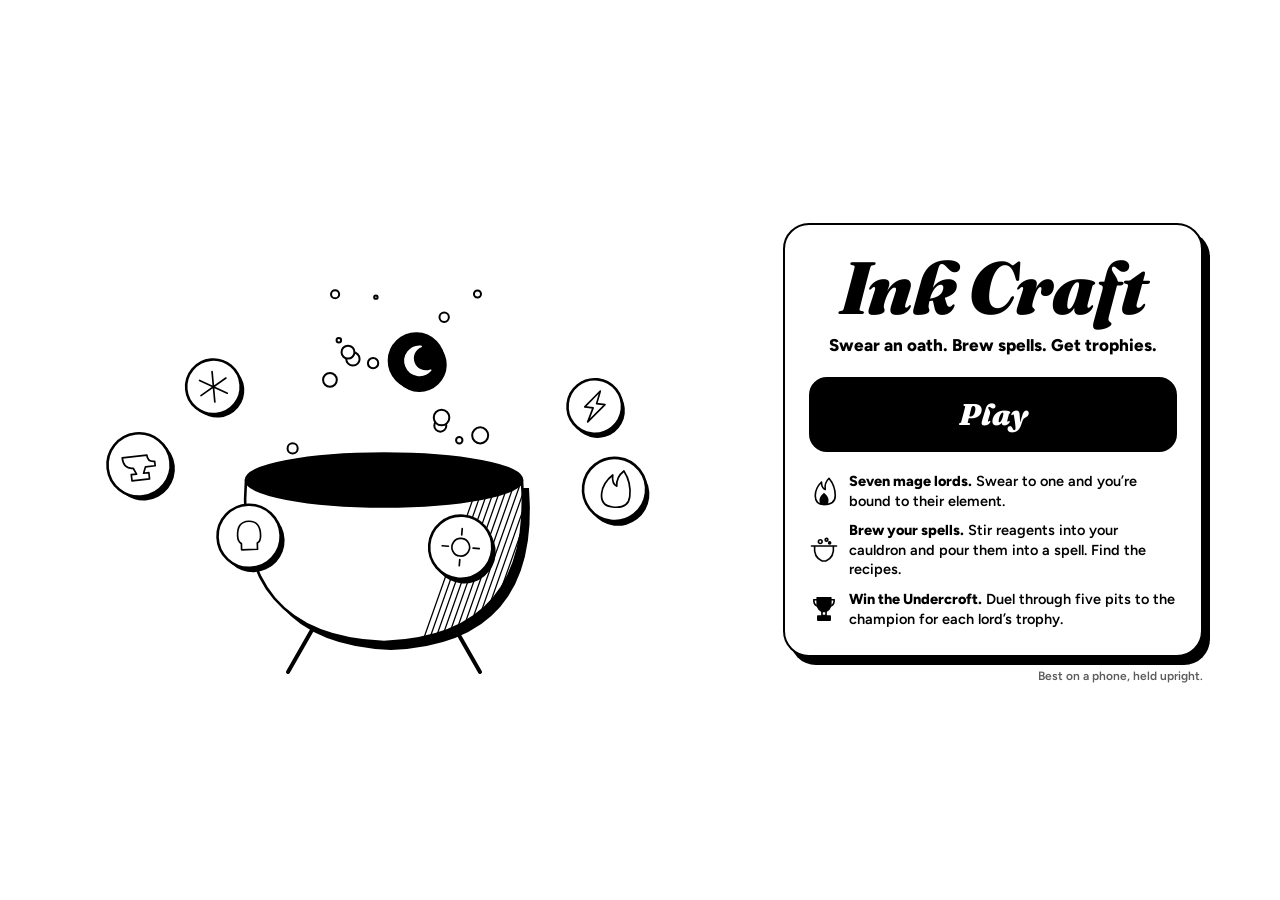
<file: index.html>
<!doctype html>
<html lang="en">
<head>
<meta charset="utf-8">
<meta name="viewport" content="width=device-width, initial-scale=1, viewport-fit=cover">
<title>Ink Craft: swear an oath, brew spells, get trophies</title>
<meta name="description" content="A minimal ink-drawn card game. Swear an oath to a mage lord, brew spells in your cauldron, and duel your way through the Undercroft.">
<meta name="theme-color" content="#ffffff">
<link rel="manifest" href="/manifest.webmanifest">
<link rel="icon" type="image/svg+xml" href="/icons/icon.svg">
<meta name="apple-mobile-web-app-capable" content="yes">
<meta name="mobile-web-app-capable" content="yes">
<meta name="apple-mobile-web-app-title" content="Ink Craft">
<meta property="og:type" content="website">
<meta property="og:site_name" content="Ink Craft">
<meta property="og:title" content="Ink Craft">
<meta property="og:description" content="Swear an oath. Brew spells. Get trophies.">
<link rel="preconnect" href="https://fonts.googleapis.com">
<link rel="preconnect" href="https://fonts.gstatic.com" crossorigin>
<link href="https://fonts.googleapis.com/css2?family=Fraunces:ital,opsz,wght@1,9..144,900&family=Figtree:wght@600;800&display=swap" rel="stylesheet">
<style>
:root{--paper:#fff;--ink:#000;--soft:#5c5c5c;--display:"Fraunces",Georgia,serif;--ui:"Figtree",system-ui,-apple-system,"Segoe UI",sans-serif;color-scheme:light;box-sizing:border-box}
@media (prefers-color-scheme:dark){:root:not([data-theme="light"]){--paper:#fff;--ink:#000;--soft:#5c5c5c}}
*,*::before,*::after{box-sizing:inherit}
html,body{margin:0;min-height:100%;background:var(--paper);color:var(--ink);font-family:var(--ui)}
canvas{position:fixed;inset:0;width:100%;height:100%;display:block;z-index:0}
main{position:relative;z-index:1;min-height:100vh;min-height:100dvh;display:grid;place-items:end center;align-content:end;padding:24px 16px calc(env(safe-area-inset-bottom,0px) + 18px)}
@media (min-aspect-ratio:1/1){main{place-items:center end;align-content:center;padding-right:6vw}}
.card{width:min(420px,100%);background:var(--paper);border:2.5px solid var(--ink);border-radius:26px;box-shadow:7px 8px 0 var(--ink);padding:28px 24px 22px;text-align:center;
  animation:in .8s cubic-bezier(.3,.7,.3,1) both .2s}
@keyframes in{0%{opacity:0;transform:translateY(60px) scale(.8,1.2)}55%{opacity:1;transform:translateY(-8px) scale(1.04,.96)}78%{transform:translateY(2px) scale(.99,1.01)}100%{transform:none}}
h1{font-family:var(--display);font-style:italic;font-weight:900;font-size:clamp(50px,14vw,74px);line-height:.95;margin:0;letter-spacing:-.01em}
.tag{font-weight:800;font-size:17px;margin:12px 0 22px}
.play{display:block;width:100%;background:var(--ink);color:var(--paper);text-decoration:none;border-radius:18px;padding:17px 20px;font-family:var(--display);font-style:italic;font-weight:900;font-size:30px;
  border:2.5px solid var(--ink);transition:transform .22s cubic-bezier(.34,1.56,.64,1)}
.play:hover{transform:translateY(-2px)}
.play:active{transform:scale(1.04,.9)}
.play:focus-visible{outline:3px solid var(--ink);outline-offset:4px}
.feats{list-style:none;padding:0;margin:20px 0 4px;display:grid;gap:10px;text-align:left}
.feats li{display:grid;grid-template-columns:30px 1fr;gap:10px;align-items:center;font-weight:600;font-size:14.5px;line-height:1.35}
.feats svg{width:30px;height:30px}
.feats b{font-weight:800}
footer{margin-top:12px;font-size:12px;font-weight:600;color:var(--soft)}
@media (prefers-reduced-motion:reduce){.card{animation:none}}
</style>
</head>
<body>
<canvas id="c" aria-hidden="true"></canvas>
<main>
  <div class="card">
    <h1>Ink Craft</h1>
    <p class="tag">Swear an oath. Brew spells. Get trophies.</p>
    <a class="play" href="/play/">Play</a>
    <ul class="feats">
      <li><svg viewBox="0 0 48 48" aria-hidden="true"><g fill="#fff" stroke="#000" stroke-width="2.6" stroke-linejoin="round" stroke-linecap="round"><path d="M24 44q-14 0-14-14q0-12 10-22q0 10 6 12q-2-10 6-18q10 12 10 28q0 14-18 14z"/><path d="M24 44q-6 0-6-7q0-5 6-10q6 5 6 10q0 7-6 7z" fill="#000"/></g></svg><span><b>Seven mage lords.</b> Swear to one and you’re bound to their element.</span></li>
      <li><svg viewBox="0 0 48 48" aria-hidden="true"><g fill="#fff" stroke="#000" stroke-width="2.6" stroke-linejoin="round" stroke-linecap="round"><path d="M4 16h40M9 16q-2 18 12 24h6q14-6 12-24"/><circle cx="18" cy="9" r="3"/><circle cx="28" cy="6" r="2.2"/><circle cx="33" cy="11" r="1.6" fill="#000"/></g></svg><span><b>Brew your spells.</b> Stir reagents into your cauldron and pour them into a spell. Find the recipes.</span></li>
      <li><svg viewBox="0 0 40 44" aria-hidden="true"><g stroke="#000" stroke-width="2.4" stroke-linejoin="round" stroke-linecap="round"><path d="M10 7H5c0 6 3 9 6.5 9.5M30 7h5c0 6-3 9-6.5 9.5" fill="none"/><path d="M10 4h20v9c0 7-4.5 11-10 11S10 20 10 13z" fill="#000"/><path d="M17 24h6v6h-6z" fill="#fff"/><path d="M11 31h18v6H11z" fill="#000"/></g></svg><span><b>Win the Undercroft.</b> Duel through five pits to the champion for each lord’s trophy.</span></li>
    </ul>
  </div>
  <footer>Best on a phone, held upright.</footer>
</main>
<script>
if('serviceWorker' in navigator&&location.protocol==='https:') navigator.serviceWorker.register('/sw.js').catch(()=>{});
/* ---------- an ink cauldron bubbling, with the seven lords' sigils circling above it ---------- */
(()=>{
  const cv=document.getElementById('c'), ctx=cv.getContext('2d');
  const still=matchMedia('(prefers-reduced-motion: reduce)').matches;
  let W=0,H=0,D=1;
  function resize(){ D=Math.min(2,devicePixelRatio||1); W=innerWidth; H=innerHeight; cv.width=W*D; cv.height=H*D; }
  addEventListener('resize',resize); resize();
  const SIG=[
    'M24 44q-14 0-14-14q0-12 10-22q0 10 6 12q-2-10 6-18q10 12 10 28q0 14-18 14z',
    'M24 14a10 10 0 1 0 0.01 0zM24 3v7M24 38v7M3 24h7M38 24h7',
    'M11 23q0-16 13-16t13 16q0 7-4 9v7H15v-7q-4-2-4-9z',
    'M6 14h28q0 8 8 8v5H31l-3 7h6v7H14v-7h6l-3-7Q6 27 6 14z',
    'M24 4v40M6.7 14l34.6 20M41.3 14L6.7 34',
    'M30 5a19 19 0 1 0 13 31A16 16 0 1 1 30 5z',
    'M29 3L11 26h11l-5 19 20-25H26z'].map(d=>new Path2D(d));
  const bubbles=Array.from({length:14},(_,i)=>({x:Math.random(),t:Math.random()*4,r:3+Math.random()*7}));
  function pot(cx,cy,R,s){
    ctx.lineJoin='round'; ctx.lineCap='round';
    const body=()=>{ ctx.beginPath(); ctx.moveTo(cx-R*1.15,cy-R*.35); ctx.quadraticCurveTo(cx-R*1.25,cy+R*.95,cx,cy+R); ctx.quadraticCurveTo(cx+R*1.25,cy+R*.95,cx+R*1.15,cy-R*.35); ctx.closePath(); };
    ctx.save(); ctx.translate(7,8); body(); ctx.fillStyle='#000'; ctx.fill(); ctx.restore();
    body(); ctx.fillStyle='#fff'; ctx.fill(); ctx.lineWidth=2.6; ctx.strokeStyle='#000'; ctx.stroke();
    // hatching on the shadow side
    ctx.save(); body(); ctx.clip(); ctx.lineWidth=1.3; ctx.beginPath();
    for(let x=cx+R*.25;x<cx+R*1.5;x+=6){ ctx.moveTo(x,cy+R*1.2); ctx.lineTo(x+R*.6,cy-R*.5); } ctx.stroke(); ctx.restore();
    // the brew's surface
    ctx.beginPath(); ctx.ellipse(cx,cy-R*.35,R*1.15,R*.22,0,0,Math.PI*2); ctx.fillStyle='#000'; ctx.fill(); ctx.lineWidth=2.6; ctx.stroke();
    // legs
    ctx.lineWidth=4; ctx.beginPath(); ctx.moveTo(cx-R*.6,cy+R*.9); ctx.lineTo(cx-R*.8,cy+R*1.25); ctx.moveTo(cx+R*.6,cy+R*.9); ctx.lineTo(cx+R*.8,cy+R*1.25); ctx.stroke();
    // bubbles rising
    bubbles.forEach(b=>{ const u=((s*.35+b.t)%4)/4, x=cx+(b.x-.5)*R*1.6+Math.sin(u*6+b.t)*6, y=cy-R*.4-u*R*1.6, r=b.r*(1-u*.5);
      if(u<.95){ ctx.beginPath(); ctx.arc(x,y,r,0,Math.PI*2); ctx.fillStyle='#fff'; ctx.fill(); ctx.lineWidth=2; ctx.stroke(); } });
  }
  function sigil(i,x,y,sc,rot){
    ctx.save(); ctx.translate(x,y); ctx.rotate(rot); ctx.scale(sc,sc); ctx.translate(-24,-24);
    ctx.beginPath(); ctx.arc(24+3,24+3.5,25,0,Math.PI*2); ctx.fillStyle='#000'; ctx.fill();
    ctx.beginPath(); ctx.arc(24,24,25,0,Math.PI*2); ctx.fillStyle=i===5?'#000':'#fff'; ctx.fill(); ctx.lineWidth=2.6/sc; ctx.strokeStyle='#000'; ctx.stroke();
    ctx.fillStyle='#fff'; ctx.lineWidth=2.4/sc; ctx.lineJoin='round'; ctx.lineCap='round';
    ctx.save(); ctx.translate(24,24); ctx.scale(.7,.7); ctx.translate(-24,-24); ctx.fill(SIG[i]); ctx.strokeStyle=i===5?'#fff':'#000'; ctx.stroke(SIG[i]); ctx.restore();
    ctx.restore();
  }
  function frame(t){
    const s=t/1000;
    ctx.setTransform(D,0,0,D,0,0); ctx.clearRect(0,0,W,H);
    const land=W>H, cx=land?W*.3:W/2, cy=land?H*.58:H*.3, R=Math.min(land?H*.18:W*.2,120);
    for(let i=0;i<7;i++){
      const a=(i/7)*Math.PI*2+s*(still?0:.25), rx=R*2.05, ry=R*.8;
      const x=cx+Math.cos(a)*rx, y=cy-R*.55+Math.sin(a)*ry;
      if(Math.sin(a)<0) sigil(i,x,y,R/110,Math.sin(s+i)*.12);
    }
    pot(cx,cy,R,still?0:s);
    for(let i=0;i<7;i++){
      const a=(i/7)*Math.PI*2+s*(still?0:.25), rx=R*2.05, ry=R*.8;
      const x=cx+Math.cos(a)*rx, y=cy-R*.55+Math.sin(a)*ry;
      if(Math.sin(a)>=0) sigil(i,x,y,R/95,Math.sin(s+i)*.12);
    }
    if(!still) requestAnimationFrame(frame);
  }
  requestAnimationFrame(frame);
})();
</script>
</body>
</html>
</file>
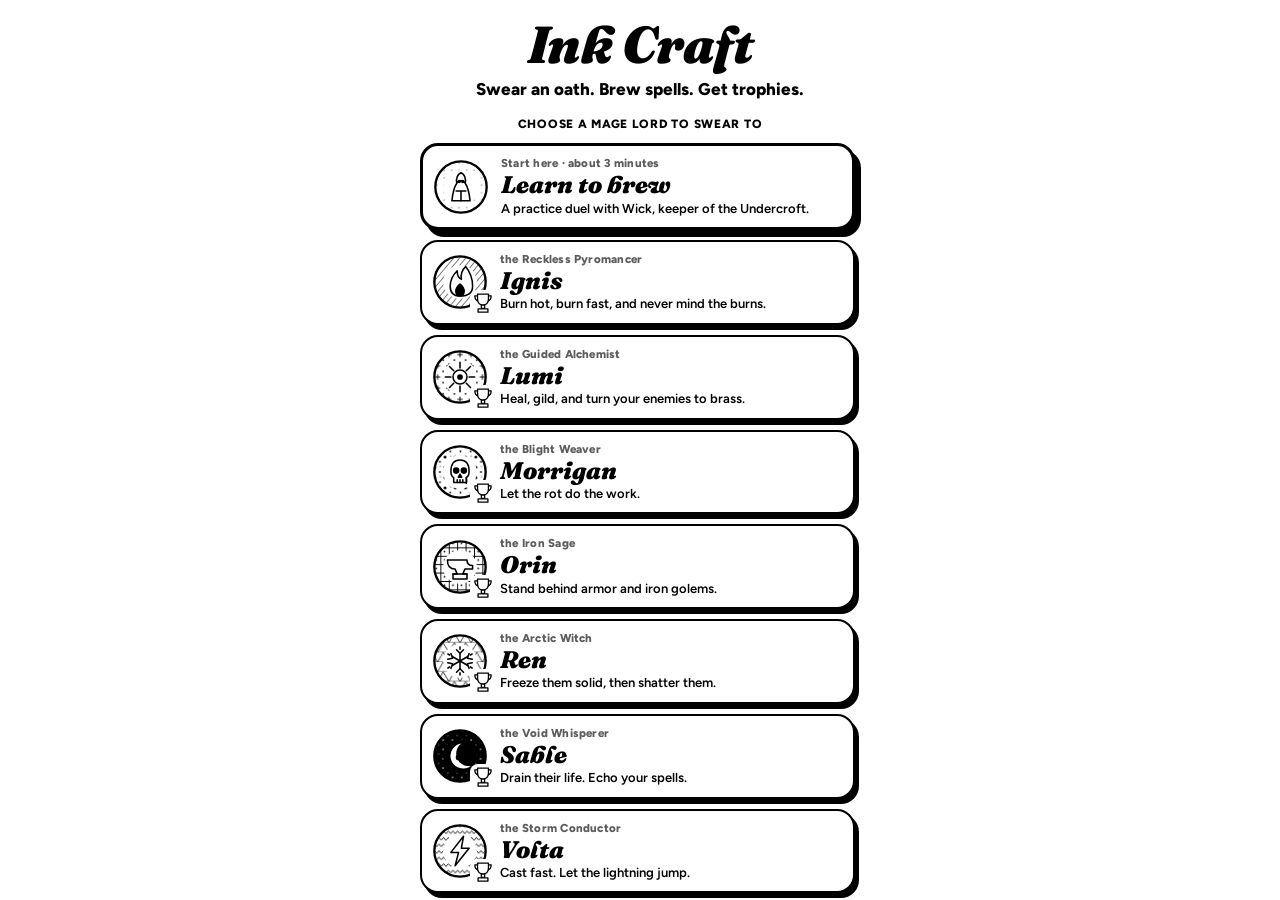
<file: play/index.html>
<!DOCTYPE html>
<html lang="en">
<head>
<meta charset="utf-8">
<meta name="viewport" content="width=device-width, initial-scale=1, viewport-fit=cover">
<title>Ink Craft: swear an oath, brew spells, get trophies</title>
<meta name="theme-color" content="#ffffff">
<meta name="description" content="Swear an oath. Brew spells. Get trophies.">
<link rel="manifest" href="/manifest.webmanifest">
<link rel="icon" type="image/svg+xml" href="/icons/icon.svg">
<meta name="apple-mobile-web-app-capable" content="yes">
<meta name="mobile-web-app-capable" content="yes">
<meta name="apple-mobile-web-app-title" content="Ink Craft">
<meta name="apple-mobile-web-app-status-bar-style" content="default">
<link rel="preconnect" href="https://fonts.googleapis.com">
<link rel="preconnect" href="https://fonts.gstatic.com" crossorigin>
<link href="https://fonts.googleapis.com/css2?family=Fraunces:ital,opsz,wght@0,9..144,800;0,9..144,900;1,9..144,900&family=Figtree:wght@500;600;700;800&display=swap" rel="stylesheet">
<link rel="stylesheet" href="styles.css">
</head>
<body>

<section id="title" class="screen on">
  <div class="home">
    <h1 class="logo">Ink Craft</h1>
    <p class="tag">Swear an oath. Brew spells. Get trophies.</p>
    <p class="kick">Choose a mage lord to swear to</p>
    <div class="events" id="lords"></div>
    <p class="homestats" id="homeStats"></p>
    <div class="foot-note">Best on a phone, held upright.</div>
    <div class="ver" id="ver"></div>
  </div>
</section>

<section id="intro" class="screen">
  <div class="panel" id="introPanel"></div>
</section>

<section id="duel" class="screen">
  <div class="side foe">
    <div class="mage" id="m1" data-r="m1"></div>
    <div class="row2">
      <div class="ink small" id="ink1"></div>
      <button class="caul small" id="c1" type="button" aria-label="Their cauldron"></button>
    </div>
  </div>
  <div class="arena">
    <div class="lane" id="b1"></div>
    <div class="mid" id="mid">
      <span class="turn" id="turnTag"></span>
      <span class="log" id="log"></span>
      <button id="pause" type="button" aria-label="Pause">
        <svg viewBox="0 0 32 32" aria-hidden="true"><rect x="9" y="8" width="5" height="16" rx="1.5" fill="currentColor"/><rect x="18" y="8" width="5" height="16" rx="1.5" fill="currentColor"/></svg>
      </button>
    </div>
    <div class="lane" id="b0"></div>
  </div>
  <div class="side me">
    <div class="row1">
      <div class="mage" id="m0" data-r="m0"></div>
      <div class="ink" id="ink0"></div>
    </div>
    <div class="row2">
      <button class="caul" id="c0" type="button" aria-label="Your cauldron"></button>
      <button class="pow" id="pow" type="button"></button>
      <button class="btn" id="endBtn" type="button">End turn</button>
    </div>
    <div class="info" id="info"></div>
  </div>
  <div class="hand" id="hand"></div>
  <div class="reveal" id="reveal"></div>
  <div class="banner" id="banner"></div>
</section>

<section id="spoils" class="screen">
  <div class="shophead"><h2>Spoils</h2><button class="linkbtn" id="spoilSatchel">Your satchel</button></div>
  <p class="sub" id="spoilNote"></p>
  <div class="spoils" id="spoilList"></div>
  <div class="shopbtns">
    <button class="btn ghost" id="leaveSpoils">Leave them</button>
    <button class="btn" id="takeBtn">Pick a card</button>
  </div>
</section>

<div class="tip" id="tip" role="status"></div>
<div class="coach" id="coach" role="status" aria-live="polite"></div>
<div class="veil" id="veil"><div class="panel" id="sheet"></div></div>

<!-- Order matters: each script can only use what the scripts above it define while loading. main.js is always last. -->
<script src="js/config.js"></script>
<script src="js/engine.js"></script>
<script src="js/art.js"></script>
<script src="js/ui.js"></script>
<script src="js/duel.js"></script>
<script src="js/screens.js"></script>
<script src="js/coach.js"></script>
<script src="js/main.js"></script>
</body>
</html>
</file>
<file: play/styles.css>
/* Ink Craft. Paper-and-ink look shared with the other Ink games: white paper, black ink, no other colors.
   The seven elements are told apart by their ink patterns (see art.js), never by color. */
:root{
  --paper:#ffffff; --ink:#000000; --soft:#5c5c5c;
  --display:"Fraunces", Georgia, "Times New Roman", serif;
  --ui:"Figtree", system-ui, -apple-system, "Segoe UI", sans-serif;
  --spring:cubic-bezier(.34,1.56,.64,1); --settle:cubic-bezier(.3,.7,.3,1);
  --cw:70px; --fw:80px; --overlap:0px;
  color-scheme:light; box-sizing:border-box;
}
@media (prefers-color-scheme: dark){ :root:not([data-theme="light"]){ --paper:#ffffff; --ink:#000000; --soft:#5c5c5c; } }
:root[data-theme="dark"]{ --paper:#ffffff; --ink:#000000; --soft:#5c5c5c; }
*,*::before,*::after{ box-sizing:inherit; }
html{ height:100%; }
html,body{ margin:0; height:100%; background:var(--paper); color:var(--ink); font-family:var(--ui); overflow:hidden; overscroll-behavior:none;
  -webkit-user-select:none; user-select:none; -webkit-touch-callout:none; -webkit-tap-highlight-color:transparent; }
button{ appearance:none; font:inherit; color:inherit; background:none; border:0; padding:0; cursor:pointer; }
.hidden{ display:none !important; }

@keyframes bump{0%{transform:scale(1)}30%{transform:scale(1.3,.78)}55%{transform:scale(.9,1.14)}78%{transform:scale(1.04,.97)}100%{transform:scale(1)}}
@keyframes cardIn{0%{transform:translateY(60vh) scale(.7,1.3)}55%{transform:translateY(-10px) scale(1.06,.94)}75%{transform:translateY(3px) scale(.98,1.02)}100%{transform:none}}
@keyframes pickIn{0%{opacity:0;transform:translateY(24px) scale(.9,1.12)}60%{opacity:1;transform:translateY(-3px) scale(1.03,.97)}100%{opacity:1;transform:none}}
@keyframes rowIn{0%{opacity:0;transform:translateX(-18px)}70%{opacity:1;transform:translateX(3px)}100%{opacity:1;transform:none}}
@keyframes trophyIn{0%{opacity:0;transform:translateY(-120px) scale(.7,1.3)}45%{opacity:1;transform:translateY(0) scale(1.25,.72)}62%{transform:translateY(-14px) scale(.9,1.12)}78%{transform:translateY(0) scale(1.06,.95)}100%{transform:none}}
@keyframes drawIn{0%{opacity:0;transform:translateY(90px) rotate(0) scale(.7,1.3)}60%{opacity:1;transform:translateY(calc(var(--dy) - 8px)) rotate(var(--rot)) scale(1.05,.95)}100%{opacity:1;transform:translateY(var(--dy)) rotate(var(--rot))}}
@keyframes famIn{0%{opacity:0;transform:translateY(-30px) scale(.6,1.4)}55%{opacity:1;transform:translateY(4px) scale(1.12,.88)}80%{transform:translateY(-1px) scale(.97,1.03)}100%{opacity:1;transform:none}}
@keyframes aim{0%,100%{outline-offset:4px}50%{outline-offset:8px}}
@keyframes glow{0%,70%,100%{transform:scale(1)}78%{transform:scale(1.08,.9)}88%{transform:scale(.97,1.04)}}
@keyframes zz{0%{opacity:0;transform:translate(0,4px)}40%{opacity:1}100%{opacity:0;transform:translate(6px,-10px)}}

.screen{ position:absolute; inset:0; display:none; flex-direction:column; max-width:480px; margin:0 auto;
  padding:calc(env(safe-area-inset-top,0px) + 12px) 16px calc(env(safe-area-inset-bottom,0px) + 12px); }
.screen.on{ display:flex; }

/* ---------- shared pieces from the other Ink games ---------- */
.panel{ background:var(--paper); border:2.5px solid var(--ink); border-radius:24px; box-shadow:7px 8px 0 var(--ink);
  padding:22px 18px 18px; width:min(440px,100%); text-align:center; animation:cardIn .6s var(--settle); }
.panel h2{ font-family:var(--display); font-weight:900; font-style:italic; font-size:32px; line-height:1.05; margin:0; text-wrap:balance; }
.panel p{ margin:6px 0 16px; font-weight:700; color:var(--soft); line-height:1.4; }
.logo{ font-family:var(--display); font-style:italic; font-weight:900; font-size:52px; line-height:.95; letter-spacing:-.01em; margin:0 0 4px; }
.tag{ font-weight:800; font-size:17px; margin:10px 0 4px; }
.big{ font-family:var(--display); font-weight:900; font-size:46px; line-height:1; margin:4px 0 2px; font-variant-numeric:tabular-nums; }
.btn{ appearance:none; border:2.5px solid var(--ink); background:var(--ink); color:var(--paper); border-radius:14px; padding:13px 22px;
  font-family:var(--ui); font-weight:800; font-size:16px; cursor:pointer; width:100%; line-height:1.1; transition:transform .2s var(--spring); }
.btn:active{ transform:scale(1.04,.9); }
.btn.ghost{ background:var(--paper); color:var(--ink); }
.btn:disabled{ opacity:.3; cursor:default; transform:none; }
.btn:focus-visible,.event:focus-visible,.linkbtn:focus-visible,.card:focus-visible,.fam:focus-visible,.pow:focus-visible,.caul:focus-visible,.spoil:focus-visible{ outline:3px solid var(--ink); outline-offset:3px; }
.linkbtn{ appearance:none; border:0; background:none; padding:2px 4px; font:inherit; font-weight:800; color:var(--ink); text-decoration:underline; text-underline-offset:3px; cursor:pointer; }
.how{ text-align:left; font-size:13px; font-weight:600; border:1.5px dashed var(--ink); border-radius:12px; padding:10px 12px; margin:0 0 14px; line-height:1.45; }
.how p{ margin:0 0 8px !important; color:var(--ink) !important; font-weight:600 !important; }
.how p:last-child{ margin:0 !important; }
.sub{ font-size:13px; font-weight:700; color:var(--soft); line-height:1.25; }
.evn{ font-size:12px !important; font-weight:800 !important; color:var(--ink) !important; margin:0 0 4px !important; letter-spacing:.02em; }
.resnote{ font-size:12px !important; font-weight:600 !important; color:var(--soft); margin:-4px 0 10px !important; line-height:1.4; }
.panel > .btn + .btn{ margin-top:8px; }
.panel > .linkbtn{ display:inline-block; margin-top:12px; font-size:13px; }
.panel .yield{ color:var(--soft); }
.board{ border:2px solid var(--ink); border-radius:14px; overflow:hidden; margin:0 0 16px; text-align:left; }
.board .row{ display:grid; grid-template-columns:1fr auto; align-items:center; gap:10px; padding:9px 12px; border-top:1.5px solid var(--ink); animation:rowIn .45s var(--settle) both; }
.board .row:first-child{ border-top:0; }
.board .row.me{ background:var(--ink); color:var(--paper); }
.board .nm{ font-weight:800; font-size:14px; line-height:1.2; }
.board .nm small{ display:block; font-weight:600; font-size:12px; opacity:.75; margin-top:2px; }
.board b{ font-family:var(--display); font-weight:900; font-size:19px; text-align:right; }
.award{ display:grid; place-items:center; margin:4px 0 12px; }
.award .troph{ width:96px; height:106px; animation:trophyIn 1s var(--settle) both .2s; transform-origin:50% 100%; }
.award p{ margin:6px 0 0 !important; font-family:var(--display); font-style:italic; font-weight:900; font-size:22px; color:var(--ink) !important; }
.ver{ font-size:11.5px; font-weight:700; color:var(--soft); margin-top:6px; }
.foot-note{ font-size:12px; font-weight:600; color:var(--soft); margin-top:12px; }

/* ---------- home ---------- */
#title{ overflow:auto; }
.home{ width:min(440px,100%); margin:auto; text-align:center; padding:8px 0 4px; }
.kick{ font-size:12px; font-weight:800; letter-spacing:.06em; text-transform:uppercase; margin:18px 0 0; }
.events{ display:grid; gap:10px; margin:12px 0 14px; padding-right:5px; }
.event{ display:grid; grid-template-columns:auto 1fr; gap:12px; align-items:center; text-align:left; border:2.5px solid var(--ink); border-radius:18px; padding:10px 14px 10px 10px;
  background:var(--paper); box-shadow:4px 5px 0 var(--ink); animation:pickIn .55s var(--settle) both; transition:transform .2s var(--spring); }
.event:active{ transform:scale(1.03,.94); }
.tw-wrap{ position:relative; width:56px; height:56px; }
.tw-wrap .lp{ width:56px; height:56px; display:block; }
.tw-wrap .tro{ position:absolute; right:-8px; bottom:-8px; width:26px; height:28px; background:var(--paper); border-radius:8px; padding:2px; }
.tw-wrap .tro svg{ width:100%; height:100%; display:block; }
.ev{ display:grid; gap:2px; min-width:0; }
.ev b{ font-family:var(--display); font-style:italic; font-weight:900; font-size:24px; line-height:1.05; }
.ev i{ font-style:normal; font-size:11.5px; font-weight:800; color:var(--soft); letter-spacing:.02em; }
.ev span{ font-size:13px; font-weight:600; line-height:1.35; }
.ev .saved strong{ font-weight:800; }
.homestats{ font-size:12.5px; font-weight:700; line-height:1.8; margin:4px 0 0; }

/* ---------- oath and pit intro ---------- */
#intro{ justify-content:center; align-items:center; overflow:auto; }
#intro .panel{ margin:auto; }
.oathhead,.foecard{ display:grid; grid-template-columns:72px 1fr; gap:14px; align-items:center; text-align:left; margin:0 0 10px; }
.bigpor{ width:72px; height:72px; display:block; }
.elname{ display:inline-block; margin-top:6px; font-size:11.5px; font-weight:800; border:2px solid var(--ink); border-radius:999px; padding:3px 10px; }
.about{ text-align:left; color:var(--ink) !important; font-weight:600 !important; font-size:14px; }
.foecard h2{ font-size:27px; }
.foecard .sub{ margin-top:4px; }
.story{ font-weight:600 !important; font-size:14px; line-height:1.4; color:var(--ink) !important; margin:10px 0 14px !important; text-align:left; }
.prog{ display:flex; gap:7px; justify-content:center; align-items:center; margin:0 0 12px; }
.prog i{ width:12px; height:12px; border:2px solid var(--ink); border-radius:50%; }
.prog i.done{ background:var(--ink); }
.prog i.now{ background:var(--ink); transform:scale(1.35); }
.prog i.crown{ width:22px; height:14px; border:0; border-radius:0; display:grid; place-items:center; }
.prog i.crown svg{ width:22px; height:13px; color:var(--ink); }
.prog i.crown.now svg path,.prog i.crown.done svg path{ fill:var(--ink); }
.prog i.crown.now,.prog i.crown.done{ background:none; }
.nums{ display:grid; grid-template-columns:1fr 1fr; gap:8px; margin:4px 0 12px; }
.nums > div{ border:2px solid var(--ink); border-radius:14px; padding:8px 4px 6px; }
.nums small{ font-size:11.5px; font-weight:800; }
.lifeRow{ display:flex; align-items:center; gap:10px; text-align:left; font-size:12.5px; font-weight:700; margin:0 0 14px; line-height:1.35; }
.lifeRow.center{ justify-content:center; margin:6px 0 4px; }
.lives{ display:flex; gap:5px; flex:none; }
.lives i{ width:14px; height:14px; border:2px solid var(--ink); border-radius:50% 50% 50% 50% / 40% 40% 60% 60%; transform:rotate(180deg); }
.lives i.on{ background:var(--ink); }

/* ---------- the duel ---------- */
#duel{ gap:6px; padding-top:calc(env(safe-area-inset-top,0px) + 8px); padding-bottom:calc(env(safe-area-inset-bottom,0px) + 4px); }
.side{ position:relative; display:grid; gap:6px; flex:none; }
.mage{ position:relative; display:grid; grid-template-columns:44px 1fr auto; gap:9px; align-items:center; min-width:0; cursor:pointer; border-radius:14px; }
.mage .por{ width:44px; height:44px; display:block; border-radius:50%; transition:transform .25s var(--spring); }
.who{ min-width:0; }
.who b{ display:block; font-family:var(--display); font-style:italic; font-weight:900; font-size:19px; line-height:1.05; white-space:nowrap; overflow:hidden; text-overflow:ellipsis; }
.who small{ display:block; font-size:11px; font-weight:700; color:var(--soft); margin-top:2px; white-space:nowrap; overflow:hidden; text-overflow:ellipsis; }
.life{ display:flex; align-items:center; gap:6px; }
.hpn{ font-family:var(--display); font-weight:900; font-size:32px; line-height:1; min-width:1.3em; text-align:right; font-variant-numeric:tabular-nums; }
.arm{ position:relative; width:30px; height:32px; display:grid; place-items:center; }
.arm svg{ position:absolute; inset:0; width:100%; height:100%; }
.arm b{ position:relative; font-family:var(--display); font-weight:900; font-size:14px; margin-top:-2px; }
.blt{ display:grid; place-items:center; min-width:26px; height:26px; padding:0 4px; background:var(--ink); color:var(--paper); font-family:var(--display); font-weight:900; font-size:14px;
  border-radius:50% 50% 50% 50% / 40% 40% 60% 60%; }
.row1{ display:grid; grid-template-columns:1fr auto; gap:8px; align-items:center; }
.foe .row2{ display:flex; justify-content:space-between; align-items:center; gap:8px; }
.me .row2{ display:grid; grid-template-columns:1fr auto auto; gap:8px; align-items:stretch; }

.ink{ display:flex; align-items:center; gap:6px; }
.pips{ display:flex; gap:3px; flex-wrap:wrap; max-width:140px; }
.pips i{ width:11px; height:11px; border:2px solid var(--ink); border-radius:50%; }
.pips i.on{ background:var(--ink); }
.ink b{ font-family:var(--display); font-weight:900; font-size:17px; font-variant-numeric:tabular-nums; }
.ink b small{ font-size:12px; color:var(--soft); }
.ink .lb{ font-size:11px; font-weight:800; }
.ink.small .pips i{ width:8px; height:8px; border-width:1.5px; }
.ink.small b{ font-size:13px; }

.caul{ position:relative; display:flex; flex-direction:column; align-items:flex-start; justify-content:center; gap:4px; border:2.5px solid var(--ink); border-radius:14px;
  padding:6px 9px; background:var(--paper); box-shadow:3px 4px 0 var(--ink); min-width:0; text-align:left; }
.caul .slots{ display:flex; gap:6px; }
.rg{ width:34px; height:34px; border:2px dashed var(--ink); border-radius:50%; display:grid; place-items:center; background:var(--paper); }
.rg.full{ border-style:solid; }
.rg svg{ width:25px; height:25px; display:block; }
.caul.ready .rg.full{ background:var(--ink); }
.caul.ready .rg.full svg{ filter:invert(1); }
.ch{ font-size:11px; font-weight:700; color:var(--soft); white-space:nowrap; overflow:hidden; text-overflow:ellipsis; max-width:100%; line-height:1.2; }
.ch b{ color:var(--ink); font-weight:800; }
.caul.small{ border:0; box-shadow:none; padding:0; background:none; flex-direction:row; }
.caul.small .slots{ gap:4px; }
.caul.small .rg{ width:26px; height:26px; border-width:1.5px; }
.caul.small .rg svg{ width:18px; height:18px; }
.pow{ position:relative; width:66px; display:flex; flex-direction:column; align-items:center; justify-content:center; gap:3px; border:2.5px solid var(--ink); border-radius:14px;
  background:var(--paper); padding:5px 4px 4px; transition:transform .2s var(--spring); }
.pow.ok{ box-shadow:3px 4px 0 var(--ink); }
.pow:not(.ok){ opacity:.45; }
.pow.used{ border-style:dashed; }
.pow.pick{ transform:translateY(-4px); box-shadow:4px 7px 0 var(--ink); }
.pow .pp{ width:32px; height:32px; display:block; }
.pow b{ font-size:11.5px; font-weight:800; line-height:1; }
.pow .cost,.card .cost,.bigcard .cost{ position:absolute; display:grid; place-items:center; border-radius:50%; background:var(--ink); color:var(--paper); border:2px solid var(--ink);
  font-family:var(--display); font-style:normal; font-weight:900; line-height:1; z-index:2; }
.pow .cost{ top:-9px; left:-9px; width:24px; height:24px; font-size:14px; }
#endBtn{ width:auto; padding:10px 14px; font-size:15px; }
#endBtn.glow{ animation:glow 1.8s ease-in-out infinite; }

.arena{ flex:1; min-height:0; display:flex; flex-direction:column; justify-content:center; gap:10px; }
.lane{ display:flex; gap:8px; justify-content:center; align-items:center; height:calc(var(--fw) * 1.2 + 10px); border:0; border-radius:0; overflow:visible; margin:0; }
.lane .slot{ width:var(--fw); height:calc(var(--fw) * 1.18); border:2px dashed var(--ink); border-radius:14px; opacity:.16; flex:none; }
.fam{ position:relative; flex:none; width:var(--fw); height:calc(var(--fw) * 1.18); background:var(--paper); border:2.5px solid var(--ink); border-radius:14px;
  box-shadow:3px 4px 0 var(--ink); padding:5px 5px 0; transition:transform .25s var(--spring), box-shadow .2s, opacity .2s; }
.fam.new{ animation:famIn .55s var(--settle) both; }
.fam .fa{ display:block; width:100%; height:auto; }
.fam .atk,.fam .hp,.card .atk,.card .hp,.bigcard .atk,.bigcard .hp{ position:absolute; display:grid; place-items:center; border-radius:50%; border:2.5px solid var(--ink);
  font-family:var(--display); font-weight:900; line-height:1; font-variant-numeric:tabular-nums; }
.fam .atk,.fam .hp{ bottom:-9px; width:28px; height:28px; font-size:16px; }
.fam .atk,.card .atk,.bigcard .atk{ left:-8px; background:var(--ink); color:var(--paper); }
.fam .hp,.card .hp,.bigcard .hp{ right:-8px; background:var(--paper); color:var(--ink); }
.fam .hp.hurt{ border-style:dashed; }
.fam .up{ box-shadow:0 0 0 2px var(--paper), 0 0 0 4px var(--ink); }
.fam.guard{ outline:2.5px solid var(--ink); outline-offset:3px; }
.fam.ward::after{ content:""; position:absolute; inset:-9px; border:2px dashed var(--ink); border-radius:21px; pointer-events:none; }
.fam.fz::before{ content:""; position:absolute; inset:4px 4px 12px; border-radius:9px; pointer-events:none;
  background:repeating-linear-gradient(-30deg, transparent 0 5px, var(--ink) 5px 6.3px); opacity:.5; }
.fam .ice{ position:absolute; top:-10px; right:-10px; width:26px; height:26px; background:var(--paper); border:2px solid var(--ink); border-radius:50%; padding:3px; z-index:2; }
.fam .ice svg{ width:100%; height:100%; display:block; }
.fam .bl{ position:absolute; top:-10px; left:-10px; min-width:25px; height:25px; display:grid; place-items:center; background:var(--ink); color:var(--paper); font-style:normal;
  font-family:var(--display); font-weight:900; font-size:13px; border-radius:50% 50% 50% 50% / 40% 40% 60% 60%; z-index:2; }
.fam .zz{ position:absolute; top:4px; right:7px; font-family:var(--display); font-style:italic; font-weight:900; font-size:16px; animation:zz 1.6s ease-out infinite; }
.fam.ready{ transform:translateY(-5px); box-shadow:4px 8px 0 var(--ink); }
.fam.ready::before{ content:""; position:absolute; left:50%; bottom:-19px; margin-left:-6px; border:6px solid transparent; border-top-color:var(--ink); }
.fam.done{ box-shadow:none; }
.fam.sel{ transform:translateY(-10px) scale(1.06); box-shadow:5px 11px 0 var(--ink); z-index:3; }
.fam.tgt{ outline:3px dashed var(--ink); outline-offset:4px; animation:aim .9s ease-in-out infinite; }
.mage.tgt .por{ outline:3px dashed var(--ink); outline-offset:3px; animation:aim .9s ease-in-out infinite; }
#duel.aiming .fam:not(.tgt):not(.sel),#duel.aiming .mage:not(.tgt) .por{ opacity:.4; }
.hit{ transform:scale(1.08); }

.mid{ position:relative; display:flex; align-items:center; gap:8px; min-height:44px; padding-right:54px; }
.turn{ flex:none; font-size:12px; font-weight:800; border:2px solid var(--ink); border-radius:999px; padding:4px 10px; white-space:nowrap; }
.turn.mine{ background:var(--ink); color:var(--paper); }
.log{ flex:1; min-width:0; font-size:12.5px; font-weight:700; color:var(--soft); white-space:nowrap; overflow:hidden; text-overflow:ellipsis; }
#pause{ position:absolute; right:2px; top:0; z-index:6; width:44px; height:44px; border-radius:50%; border:2.5px solid var(--ink); background:var(--paper); color:var(--ink);
  box-shadow:3px 4px 0 var(--ink); display:grid; place-items:center; cursor:pointer; padding:0; transition:transform .28s var(--spring); }
#pause svg{ width:26px; height:26px; }
#pause:active{ transform:scale(1.12,.86); }
#pause:focus-visible{ outline:3px solid var(--ink); outline-offset:4px; }

/* the info strip rises over your side of the table */
.info{ position:absolute; left:0; right:0; bottom:0; z-index:8; display:none; background:var(--paper); border:2.5px solid var(--ink); border-radius:16px;
  box-shadow:4px 5px 0 var(--ink); padding:10px 12px 12px; text-align:left; max-height:52vh; overflow:auto; }
.info.on{ display:block; animation:pickIn .28s var(--settle); }
.info .x{ position:absolute; top:4px; right:6px; width:32px; height:32px; font-size:24px; font-weight:700; line-height:1; }
.ih{ padding-right:28px; }
.ih b{ display:block; font-family:var(--display); font-style:italic; font-weight:900; font-size:21px; line-height:1.05; }
.ih span{ display:block; font-size:11.5px; font-weight:700; color:var(--soft); margin-top:3px; }
.it{ font-size:13.5px; font-weight:600; line-height:1.4; margin:6px 0 0; }
.it i{ font-style:normal; font-weight:800; }
.kw{ list-style:none; padding:0; margin:6px 0 0; display:grid; gap:3px; font-size:12.5px; font-weight:600; line-height:1.35; }
.kw b{ font-weight:800; }
.brew{ font-size:12.5px; font-weight:600; line-height:1.4; border:1.5px dashed var(--ink); border-radius:10px; padding:6px 9px; margin:8px 0 0; }
.brew b{ font-weight:800; }
.why{ font-size:13px; font-weight:800; margin:10px 0 0; }
.why.aim::before{ content:"→ "; }
.info .btn{ margin-top:10px; padding:11px 16px; }

/* your hand, fanned */
.hand{ position:relative; flex:none; height:calc(var(--cw) * 1.4 + 34px); display:flex; justify-content:center; align-items:flex-end; padding-bottom:22px; }
.card{ position:relative; flex:none; width:var(--cw); height:calc(var(--cw) * 1.4); margin:0 calc(var(--overlap) * -1); background:var(--paper); border:2px solid var(--ink); border-radius:10px;
  padding:calc(var(--cw) * .16) 4px 0; transform:translateY(var(--dy, 0)) rotate(var(--rot, 0)); transform-origin:50% 130%; transition:transform .28s var(--spring), box-shadow .2s; touch-action:manipulation; }
.card.drawn{ animation:drawIn .5s var(--settle) both; }
.card.ok{ box-shadow:3px 4px 0 var(--ink); }
.card.pick{ transform:translateY(-24px) rotate(0) scale(1.12); z-index:6; box-shadow:5px 9px 0 var(--ink); }
.card .cost{ top:-8px; left:-8px; width:calc(var(--cw) * .36); height:calc(var(--cw) * .36); font-size:calc(var(--cw) * .22); }
.card:not(.ok) .cost{ background:var(--paper); color:var(--ink); }
.card .cost.less{ box-shadow:0 0 0 2px var(--paper), 0 0 0 3.5px var(--ink); }
.card .art{ display:block; width:100%; height:auto; }
.card .nm{ display:block; font-weight:800; font-size:calc(var(--cw) * .135); line-height:1.08; text-align:center; margin-top:4px; overflow-wrap:anywhere; }
.card .kd{ display:block; margin-top:1px; text-align:center; font-size:calc(var(--cw) * .115); font-weight:700; color:var(--soft); }
.card .atk,.card .hp{ bottom:-7px; width:calc(var(--cw) * .32); height:calc(var(--cw) * .32); font-size:calc(var(--cw) * .19); border-width:2px; }
.card .atk{ left:-6px; } .card .hp{ right:-6px; }

/* big cards: the rival's plays, spoils, the satchel */
.bigcard{ position:relative; width:var(--bw, 170px); background:var(--paper); border:2.5px solid var(--ink); border-radius:16px; box-shadow:4px 5px 0 var(--ink);
  padding:10px 10px 14px; text-align:left; }
.bigcard .cost{ top:-10px; left:-10px; width:32px; height:32px; font-size:18px; }
.bigcard .nm{ display:block; font-family:var(--display); font-style:italic; font-weight:900; font-size:17px; line-height:1.05; min-height:2.1em; padding-left:18px; text-wrap:balance; }
.bigcard .art{ display:block; width:100%; height:auto; margin:6px 0 5px; }
.bigcard .ty{ display:block; font-size:10.5px; font-weight:800; letter-spacing:.04em; color:var(--soft); }
.bigcard .rules{ font-size:12.5px; font-weight:600; line-height:1.35; margin:4px 0 0; color:var(--ink); min-height:3.6em; }
.bigcard .rules i{ font-style:normal; font-weight:800; }
.bigcard .atk,.bigcard .hp{ bottom:-10px; width:32px; height:32px; font-size:18px; }
.bigcard.power .art{ width:64px; margin:4px auto 6px; }
.bigcard.power .nm{ padding-left:0; min-height:0; text-align:center; }
.bigcard.power .ty,.bigcard.power .rules{ text-align:center; min-height:0; }
.reveal{ position:absolute; inset:0; z-index:15; display:none; place-items:center; pointer-events:none; }
.reveal.on{ display:grid; }
.reveal .bigcard{ --bw:190px; box-shadow:7px 8px 0 var(--ink); }
.banner{ position:fixed; left:50%; top:42%; transform:translate(-50%,-50%); z-index:40; display:none; max-width:min(340px,86vw); text-align:center; background:var(--ink); color:var(--paper); border-radius:18px;
  padding:10px 22px 12px; box-shadow:0 0 0 3px var(--paper), 7px 8px 0 3px var(--ink); pointer-events:none; }
.banner.on{ display:block; }
.banner b{ display:block; font-family:var(--display); font-style:italic; font-weight:900; font-size:30px; line-height:1.1; text-wrap:balance; }
.banner small{ display:block; font-size:13px; font-weight:700; margin-top:4px; line-height:1.35; }
.float{ position:fixed; z-index:45; transform:translateX(-50%); font-family:var(--display); font-weight:900; font-size:24px; white-space:nowrap; pointer-events:none;
  text-shadow:0 0 3px #fff,0 0 3px #fff,0 0 6px #fff; }
.float.solid{ background:var(--ink); color:var(--paper); border-radius:999px; padding:3px 10px; font-size:14px; font-family:var(--ui); font-weight:800; text-shadow:none; }
.float.ghost{ background:var(--paper); color:var(--ink); border:2px solid var(--ink); border-radius:999px; padding:2px 9px; font-size:14px; font-family:var(--ui); font-weight:800; text-shadow:none; }
.splat{ position:fixed; width:76px; height:76px; pointer-events:none; z-index:4; }
.splat svg{ width:100%; height:100%; fill:var(--ink); }

/* ---------- spoils ---------- */
#spoils{ gap:12px; overflow:auto; }
.shophead{ display:flex; justify-content:space-between; align-items:baseline; }
.shophead h2{ font-family:var(--display); font-style:italic; font-weight:900; font-size:36px; margin:0; }
.spoils{ display:grid; grid-template-columns:repeat(3,1fr); gap:10px; margin:10px 0 auto; padding:6px 4px 12px 0; }
.spoil{ display:block; text-align:left; animation:pickIn .5s var(--settle) both; }
.spoil .bigcard{ --bw:100%; padding:8px 7px 14px; transition:transform .25s var(--spring), box-shadow .2s; }
.spoil .bigcard .nm{ font-size:14px; padding-left:14px; }
.spoil .bigcard .rules{ font-size:11px; }
.spoil .bigcard .cost{ width:28px; height:28px; font-size:16px; }
.spoil.on .bigcard{ transform:translateY(-8px); box-shadow:6px 11px 0 var(--ink); outline:3px solid var(--ink); outline-offset:3px; }
.shopbtns{ display:grid; grid-template-columns:1fr 1.5fr; gap:8px; }
@media (min-width:470px){ .spoil .bigcard .nm{ font-size:16px; } .spoil .bigcard .rules{ font-size:12px; } }

/* ---------- satchel and grimoire ---------- */
.satchel{ display:grid; grid-template-columns:repeat(auto-fill,minmax(112px,1fr)); gap:14px 10px; margin:4px 0 18px; text-align:left; }
.sc{ position:relative; }
.sc .bigcard{ --bw:100%; padding:7px 7px 13px; box-shadow:3px 4px 0 var(--ink); }
.sc .bigcard .nm{ font-size:13.5px; padding-left:13px; }
.sc .bigcard .rules{ font-size:10.5px; min-height:0; }
.sc .bigcard .cost{ width:26px; height:26px; font-size:15px; top:-8px; left:-8px; }
.sc .bigcard .atk,.sc .bigcard .hp{ width:26px; height:26px; font-size:15px; }
.x2{ position:absolute; top:-8px; right:-6px; background:var(--ink); color:var(--paper); border-radius:999px; padding:2px 8px; font-family:var(--display); font-weight:900; font-size:14px; }
.grim{ text-align:left; margin:0 0 16px; }
.gh{ display:flex; gap:8px; align-items:center; font-size:13px; font-weight:800; margin:14px 0 6px; }
.gh:first-child{ margin-top:0; }
.gs{ width:22px; height:22px; flex:none; }
.grow{ display:grid; grid-template-columns:auto 1fr; gap:10px; align-items:center; border:2px solid var(--ink); border-radius:12px; padding:7px 9px; margin-bottom:6px; }
.grow.unk{ border-style:dashed; }
.gmix{ display:flex; gap:3px; }
.gmix i{ width:28px; height:28px; border:1.5px solid var(--ink); border-radius:50%; display:grid; place-items:center; font-style:normal; font-family:var(--display); font-weight:900; font-size:15px; }
.gmix i.q{ border-style:dashed; }
.gmix svg{ width:20px; height:20px; }
.gtx b{ display:block; font-family:var(--display); font-style:italic; font-weight:900; font-size:15px; line-height:1.1; }
.gtx small{ display:block; font-size:11.5px; font-weight:600; line-height:1.35; margin-top:2px; }

/* ---------- overlay cards and tips ---------- */
.veil{ position:fixed; inset:0; z-index:30; display:none; overflow-y:auto; background:rgba(255,255,255,.8);
  padding:calc(env(safe-area-inset-top,0px) + 16px) 16px calc(env(safe-area-inset-bottom,0px) + 16px); }
.veil.on{ display:grid; }
.veil .panel{ margin:auto; }
.tip{ position:fixed; left:16px; right:16px; top:calc(env(safe-area-inset-top,0px) + 96px); z-index:25; display:none; max-width:420px; margin:0 auto; background:var(--paper);
  border:2.5px solid var(--ink); border-radius:16px; box-shadow:4px 5px 0 var(--ink); padding:12px 14px 10px; font-size:13.5px; font-weight:600; line-height:1.4; text-align:left; }
.tip.on{ display:block; }
.tip b{ font-weight:800; }
.tip .linkbtn{ display:block; margin:6px 0 0 auto; }

@media (prefers-reduced-motion: reduce){
  .panel,.event,.board .row,.award .troph,.fam.new,.card.drawn,.spoil,.info.on{ animation:none; }
  .fam.tgt,.mage.tgt .por,#endBtn.glow,.fam .zz{ animation:none; }
  .card,.fam{ transition:none; }
}

/* ---------- the tutorial: Wick's tips ---------- */
.coach{ position:fixed; left:16px; right:16px; z-index:26; display:none; max-width:440px; margin:0 auto; grid-template-columns:44px 1fr 30px; gap:10px; align-items:start;
  background:var(--paper); border:2.5px solid var(--ink); border-radius:16px; box-shadow:4px 5px 0 var(--ink); padding:10px; text-align:left; pointer-events:none; }
.coach.on{ display:grid; }
.coach.top{ top:calc(env(safe-area-inset-top,0px) + 8px); }
.coach.mid{ top:38%; }
.coach .wick{ width:44px; height:44px; display:block; }
.coach small{ display:block; font-size:11px; font-weight:800; color:var(--soft); }
.coach p{ margin:2px 0 0; font-size:13.5px; font-weight:600; line-height:1.4; }
.coach .linkbtn{ pointer-events:auto; font-size:12px; color:var(--soft); margin:4px 0 0 -4px; }
.coach .ring svg{ width:28px; height:28px; display:block; transform:rotate(-90deg); }
.coach .ring circle{ fill:none; stroke-width:2.5; }
.coach .ring .track{ stroke:var(--ink); opacity:.15; }
.coach .ring .prog{ stroke:var(--ink); stroke-dasharray:100; stroke-dashoffset:100; animation:fill var(--dur) linear forwards; }
@keyframes fill{ to{ stroke-dashoffset:0; } }
.coach .cx{ pointer-events:auto; width:30px; height:30px; border:2px solid var(--ink); border-radius:50%; background:var(--ink); display:grid; place-items:center; }
.coach .cx svg{ width:14px; height:14px; stroke:var(--paper); stroke-width:3; stroke-linecap:round; }
.coach-hi{ outline:3px solid var(--ink) !important; outline-offset:4px; animation:aim .9s ease-in-out infinite; }
.pow.coach-hi,.caul.coach-hi,#endBtn.coach-hi{ opacity:1 !important; }
.event.learn{ border-width:3px; box-shadow:6px 7px 0 var(--ink); }
.event.learn .wick{ width:56px; height:56px; display:block; }
.wick.big{ width:72px; height:72px; display:block; margin:0 auto 8px; }
@media (prefers-reduced-motion: reduce){ .coach-hi{ animation:none; } }
</file>
